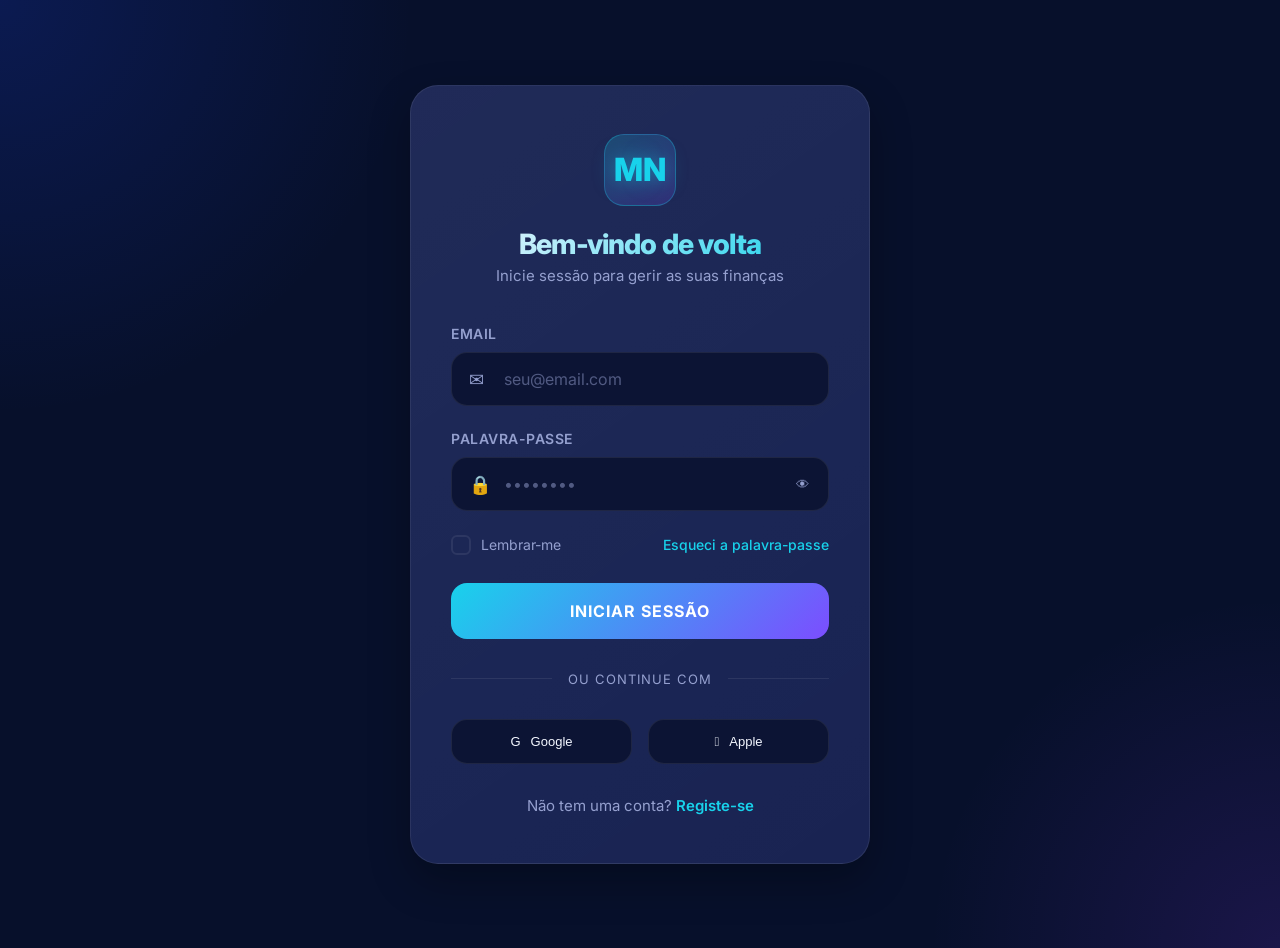
<file: MoneyNest/pages/login.html>
<!DOCTYPE html>
<html lang="pt-PT">

<head>
  <meta charset="UTF-8">
  <meta name="viewport" content="width=device-width, initial-scale=1.0">
  <meta name="theme-color" content="#07102b" />
  <title>MoneyNest - Iniciar Sessão</title>
  <link rel="manifest" href="../manifest.webmanifest" />
  <link href="https://fonts.googleapis.com/css2?family=Inter:wght@400;500;600;700;800&display=swap" rel="stylesheet">
  <link rel="stylesheet" href="../assets/css/main.css">
  <link rel="stylesheet" href="../assets/css/auth.css">
</head>

<body>
  <div class="auth-container">
    <div class="auth-wrapper">
      <div class="auth-card">
        <div class="auth-header">
          <div class="auth-logo">MN</div>
          <h1>Bem-vindo de volta</h1>
          <p>Inicie sessão para gerir as suas finanças</p>
        </div>

        <div id="message-container"></div>

        <form id="login-form">
          <div class="form-group">
            <label class="form-label">Email</label>
            <div class="input-wrapper">
              <span class="input-icon">✉</span>
              <input type="email" class="form-input with-icon" id="email" placeholder="seu@email.com" required>
            </div>
          </div>

          <div class="form-group">
            <label class="form-label">Palavra-passe</label>
            <div class="input-wrapper">
              <span class="input-icon">🔒</span>
              <input type="password" class="form-input with-icon" id="password" placeholder="••••••••" required>
              <button type="button" class="password-toggle" onclick="togglePassword('password', this)">
                <span>👁</span>
              </button>
            </div>
          </div>

          <div class="form-options">
            <label class="remember-me">
              <input type="checkbox" id="remember">
              <div class="checkbox-custom"></div>
              <span>Lembrar-me</span>
            </label>
            <a href="#" class="forgot-link">Esqueci a palavra-passe</a>
          </div>

          <button type="submit" class="btn-auth" id="login-btn">Iniciar Sessão</button>
        </form>

        <div class="divider">
          <span>ou continue com</span>
        </div>

        <div class="social-login">
          <button type="button" class="btn-social">
            <span>G</span>
            <span>Google</span>
          </button>
          <button type="button" class="btn-social">
            <span></span>
            <span>Apple</span>
          </button>
        </div>

        <div class="auth-footer">
          <p>Não tem uma conta? <a href="register.html">Registe-se</a></p>
        </div>
      </div>
    </div>
  </div>

  <script src="../assets/js/auth.js"></script>
  <script src="../assets/js/pwa.js"></script>
</body>

</html>
</file>
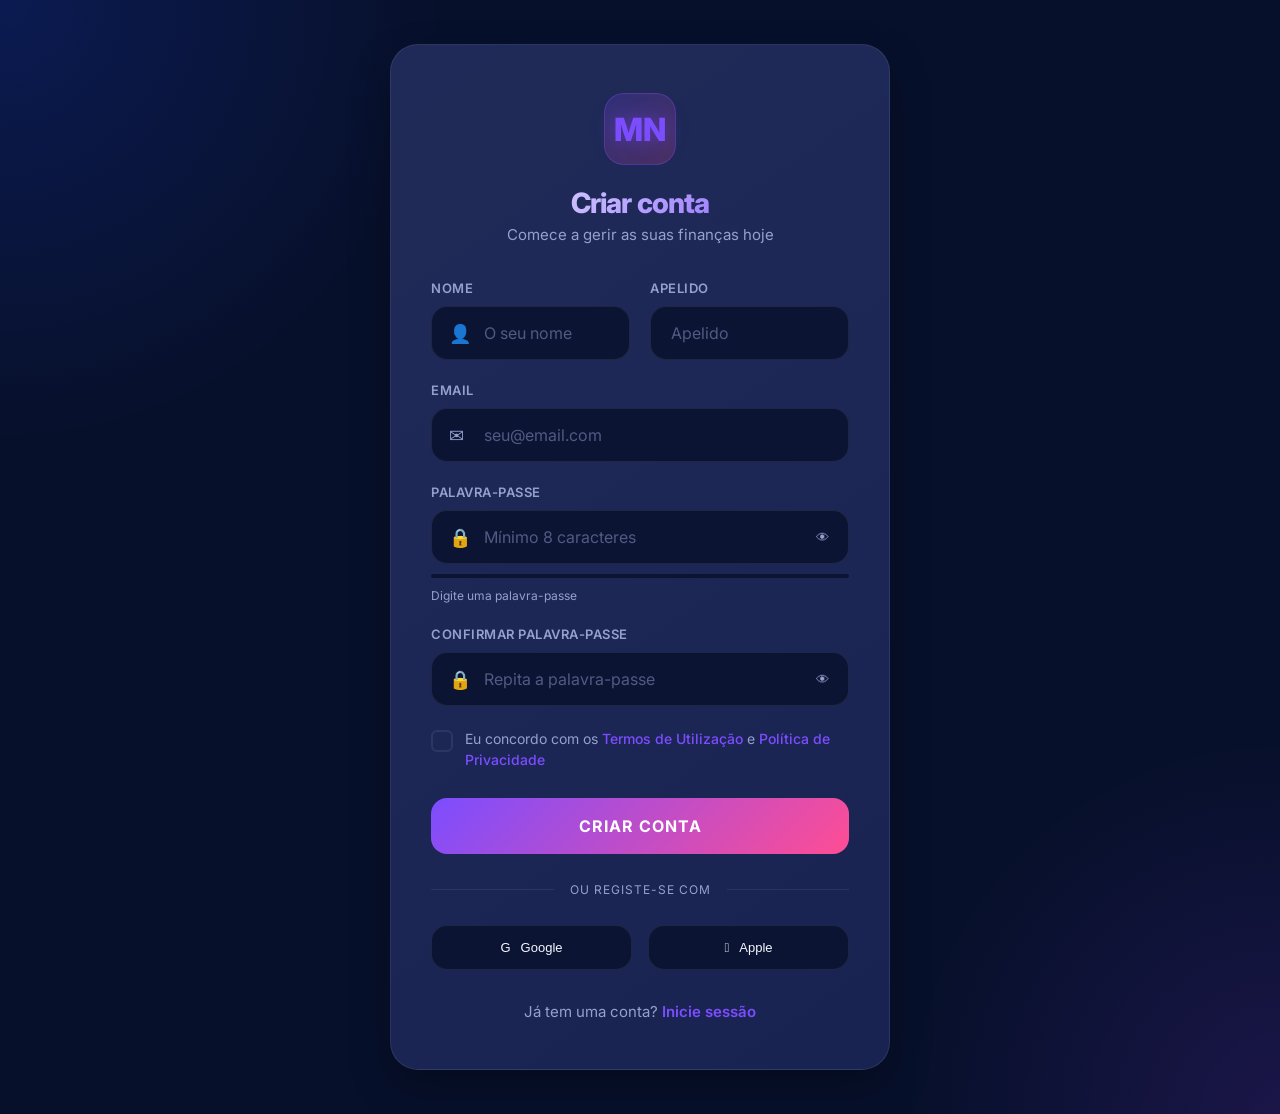
<file: MoneyNest/pages/register.html>
<!DOCTYPE html>
<html lang="pt-PT">

<head>
  <meta charset="UTF-8">
  <meta name="viewport" content="width=device-width, initial-scale=1.0">
  <meta name="theme-color" content="#07102b" />
  <title>MoneyNest - Registo</title>
  <link rel="manifest" href="../manifest.webmanifest" />
  <link href="https://fonts.googleapis.com/css2?family=Inter:wght@400;500;600;700;800&display=swap" rel="stylesheet">
  <link rel="stylesheet" href="../assets/css/main.css">
  <link rel="stylesheet" href="../assets/css/auth.css">
</head>

<body>
  <div class="auth-container">
    <div class="auth-wrapper register">
      <div class="auth-card">
        <div class="auth-header register-header">
          <div class="auth-logo register-logo">MN</div>
          <h1>Criar conta</h1>
          <p>Comece a gerir as suas finanças hoje</p>
        </div>

        <div id="message-container"></div>

        <form id="register-form" class="register-form">
          <div class="form-row">
            <div class="form-group register-group">
              <label class="form-label small">Nome</label>
              <div class="input-wrapper">
                <span class="input-icon">👤</span>
                <input type="text" class="form-input with-icon register-input" id="firstName" placeholder="O seu nome"
                  required>
              </div>
            </div>
            <div class="form-group register-group">
              <label class="form-label small">Apelido</label>
              <div class="input-wrapper">
                <input type="text" class="form-input register-input" id="lastName" placeholder="Apelido" required>
              </div>
            </div>
          </div>

          <div class="form-group register-group">
            <label class="form-label small">Email</label>
            <div class="input-wrapper">
              <span class="input-icon">✉</span>
              <input type="email" class="form-input with-icon register-input" id="email" placeholder="seu@email.com"
                required>
            </div>
          </div>

          <div class="form-group register-group">
            <label class="form-label small">Palavra-passe</label>
            <div class="input-wrapper">
              <span class="input-icon">🔒</span>
              <input type="password" class="form-input with-icon register-input" id="password"
                placeholder="Mínimo 8 caracteres" required minlength="8">
              <button type="button" class="password-toggle" onclick="togglePassword('password', this)">
                <span>👁</span>
              </button>
            </div>
            <div class="password-strength">
              <div class="strength-bar">
                <div class="strength-fill" id="strengthFill"></div>
              </div>
              <span class="strength-text" id="strengthText">Digite uma palavra-passe</span>
            </div>
          </div>

          <div class="form-group register-group">
            <label class="form-label small">Confirmar Palavra-passe</label>
            <div class="input-wrapper">
              <span class="input-icon">🔒</span>
              <input type="password" class="form-input with-icon register-input" id="confirmPassword"
                placeholder="Repita a palavra-passe" required>
              <button type="button" class="password-toggle" onclick="togglePassword('confirmPassword', this)">
                <span>👁</span>
              </button>
            </div>
          </div>

          <label class="terms-checkbox">
            <input type="checkbox" id="terms" required>
            <div class="checkbox-custom"></div>
            <span>Eu concordo com os <a href="#">Termos de Utilização</a> e <a href="#">Política de
                Privacidade</a></span>
          </label>

          <button type="submit" class="btn-auth register-btn" id="register-btn">Criar Conta</button>
        </form>

        <div class="divider register-divider">
          <span>ou registe-se com</span>
        </div>

        <div class="social-login">
          <button type="button" class="btn-social">
            <span>G</span>
            <span>Google</span>
          </button>
          <button type="button" class="btn-social">
            <span></span>
            <span>Apple</span>
          </button>
        </div>

        <div class="auth-footer register-footer">
          <p>Já tem uma conta? <a href="login.html">Inicie sessão</a></p>
        </div>
      </div>
    </div>
  </div>

  <script src="../assets/js/auth.js"></script>
  <script src="../assets/js/pwa.js"></script>
</body>

</html>
</file>
<file: MoneyNest/assets/css/main.css>
:root {
  --bg: #07102b;
  --sidebar: #101a43;
  --panel: #141f4f;
  --panel-soft: #19265c;
  --panel-dark: #0c1434;
  --text: #f4f7ff;
  --muted: #95a0cf;
  --cyan: #18d2eb;
  --purple: #7c4dff;
  --pink: #ff4d94;
  --orange: #ff8a2a;
  --green: #23e0a1;
  --red: #ff5b72;
  --line: rgba(255, 255, 255, .08);
  --shadow: 0 18px 40px rgba(0, 0, 0, .28);
  --radius-xl: 28px;
  --radius-lg: 22px;
  --radius-md: 16px;
}

[data-theme="light"] {
  --bg: #f0f2f8;
  --sidebar: #e4e7f2;
  --panel: #ffffff;
  --panel-soft: #f5f7fc;
  --panel-dark: #e8ecf4;
  --text: #1a1f36;
  --muted: #6b7394;
  --line: rgba(0, 0, 0, .08);
  --shadow: 0 18px 40px rgba(0, 0, 0, .08);
}

* {
  box-sizing: border-box;
  margin: 0;
  padding: 0;
}

a {
  text-decoration: none;
}

body {
  font-family: 'Inter', sans-serif;
  background:
    radial-gradient(circle at top left, rgba(30, 74, 255, .18), transparent 26%),
    radial-gradient(circle at bottom right, rgba(145, 58, 255, .14), transparent 22%),
    var(--bg);
  color: var(--text);
  min-height: 100vh;
  padding: 24px;
}

.app {
  max-width: 1480px;
  margin: 0 auto;
  display: grid;
  grid-template-columns: 110px 1fr;
  gap: 24px;
}

.sidebar {
  background: linear-gradient(180deg, rgba(255, 255, 255, .03), rgba(255, 255, 255, .01)), var(--sidebar);
  border: 1px solid var(--line);
  border-radius: 30px;
  padding: 22px 14px;
  display: flex;
  flex-direction: column;
  align-items: center;
  min-height: calc(100vh - 48px);
  box-shadow: var(--shadow);
}

.logo {
  width: 58px;
  height: 58px;
  border-radius: 18px;
  background: linear-gradient(145deg, rgba(255, 255, 255, .08), rgba(255, 255, 255, .02));
  border: 1px solid rgba(255, 255, 255, .08);
  display: grid;
  place-items: center;
  margin-bottom: 14px;
  font-size: 28px;
  font-weight: 800;
  letter-spacing: 1px;
}

.brand {
  text-align: center;
  line-height: 1.2;
  font-weight: 700;
  color: #ffffff;
  margin-bottom: 28px;
  font-size: 15px;
}

.months {
  list-style: none;
  width: 100%;
  display: flex;
  flex-direction: column;
  gap: 10px;
  margin-top: 10px;
}

.months li {
  text-align: center;
  padding: 10px 0;
  color: var(--muted);
  font-weight: 600;
  border-radius: 12px;
  transition: .2s ease;
  cursor: pointer;
}

.months li.active,
.months li:hover {
  color: #fff;
  background: rgba(255, 255, 255, .05);
}

.months li.active {
  position: relative;
}

.months li.active::before {
  content: '';
  position: absolute;
  left: 10px;
  top: 50%;
  transform: translateY(-50%);
  width: 5px;
  height: 18px;
  border-radius: 999px;
  background: linear-gradient(180deg, #ffd166, #ff9f1c);
}

.sidebar-footer {
  margin-top: auto;
  width: 100%;
  aspect-ratio: 1;
  border-radius: 16px;
  background: linear-gradient(180deg, rgba(255, 255, 255, .06), rgba(255, 255, 255, .02));
  display: flex;
  align-items: center;
  justify-content: center;
}

.sidebar-links {
  width: 100%;
  height: 100%;
  display: flex;
  flex-direction: column;
  align-items: center;
  justify-content: center;
  gap: 8px;
  padding: 8px;
}

.sidebar-link {
  font-size: 11px;
  font-weight: 700;
  letter-spacing: 0.02em;
  color: var(--muted);
  border: 1px solid var(--line);
  border-radius: 999px;
  padding: 4px 10px;
  transition: all .2s ease;
}

.sidebar-link:hover {
  color: var(--cyan);
  border-color: var(--cyan);
  background: rgba(24, 210, 235, 0.08);
}

.settings-icon {
  color: var(--muted);
  font-size: 22px;
  text-decoration: none;
  transition: all .3s ease;
}

.settings-icon:hover {
  color: var(--cyan);
  transform: rotate(90deg);
}

.main {
  display: flex;
  flex-direction: column;
  gap: 18px;
}

.topbar {
  display: grid;
  grid-template-columns: 1.2fr 1.1fr 1fr minmax(300px, auto);
  gap: 18px;
  align-items: center;
}

.title-block {
  padding: 6px 10px 6px 16px;
}

.eyebrow {
  color: var(--muted);
  font-size: 15px;
  font-weight: 600;
  margin-bottom: 8px;
}

h1 {
  font-size: 46px;
  line-height: 1;
  margin-bottom: 8px;
  letter-spacing: -.03em;
}

.balance {
  color: var(--cyan);
  font-size: 44px;
  font-weight: 800;
  letter-spacing: -.03em;
}

.tabs,
.date-box,
.profile {
  background: linear-gradient(180deg, rgba(255, 255, 255, .035), rgba(255, 255, 255, .01));
  border: 1px solid var(--line);
  border-radius: 20px;
  min-height: 84px;
  display: flex;
  align-items: center;
  box-shadow: var(--shadow);
}

.tabs {
  padding: 10px;
  gap: 10px;
}

.tab {
  flex: 1;
  border: 0;
  background: transparent;
  color: var(--muted);
  padding: 16px 18px;
  border-radius: 16px;
  font: inherit;
  font-weight: 700;
  cursor: pointer;
}

.tab.active {
  color: #fff;
  background: rgba(255, 255, 255, .05);
  box-shadow: inset 0 -2px 0 #f5a524;
}

.date-box {
  justify-content: center;
  font-weight: 700;
  color: #f3f6ff;
  padding: 0 24px;
  text-align: center;
  line-height: 1.35;
}

.profile {
  padding: 14px 18px;
  justify-content: space-between;
  gap: 14px;
  min-width: 300px;
}

.profile-meta {
  flex: 1;
  min-width: 0;
}

.profile-meta>div {
  font-size: 15px;
  font-weight: 800;
  line-height: 1.3;
}

.profile-meta small {
  display: block;
  color: var(--muted);
  font-size: 14px;
  margin-top: 3px;
  line-height: 1.35;
}

.avatar {
  width: 56px;
  height: 56px;
  border-radius: 50%;
  background: linear-gradient(135deg, #25d0ff, #7c4dff 65%, #ff9d43);
  border: 2px solid rgba(255, 255, 255, .16);
  flex-shrink: 0;
}

.grid {
  display: grid;
  grid-template-columns: 1.25fr 1fr 1fr 1.45fr;
  gap: 18px;
}

.card {
  background: linear-gradient(180deg, rgba(255, 255, 255, .035), rgba(255, 255, 255, .012));
  border: 1px solid var(--line);
  border-radius: var(--radius-lg);
  padding: 22px;
  box-shadow: var(--shadow);
  position: relative;
  overflow: hidden;
}

.card h3 {
  font-size: 15px;
  color: #f4f6ff;
  margin-bottom: 12px;
  font-weight: 700;
  white-space: normal;
  word-break: break-word;
}

.hero {
  background: linear-gradient(135deg, #ff7b19, #ff4e6d 70%, #ff3d95);
  min-height: 150px;
}

.hero .metric {
  font-size: 18px;
  font-weight: 600;
  opacity: .95;
  margin-bottom: 10px;
}

.hero .value {
  font-size: 42px;
  font-weight: 800;
  letter-spacing: -.03em;
}

.mini-value {
  font-size: 36px;
  font-weight: 800;
  margin-bottom: 14px;
  letter-spacing: -.03em;
}

.sparkline {
  width: 100%;
  height: 72px;
}

.income-bars {
  display: grid;
  grid-template-columns: repeat(4, minmax(0, 1fr));
  gap: 14px;
  align-items: end;
  min-height: 170px;
  margin-top: 8px;
}

.bar-col {
  display: flex;
  flex-direction: column;
  justify-content: flex-end;
  text-align: center;
  gap: 8px;
  min-width: 0;
}

.bar-label {
  display: block;
  width: 100%;
  max-width: 100%;
  white-space: normal;
  overflow-wrap: anywhere;
  word-break: break-word;
  line-height: 1.3;
  min-width: 0;
  color: var(--muted);
  font-size: 13px;
  font-weight: 600;
  margin-top: 10px;
}

.bar-value {
  color: #fff;
  font-size: 13px;
  font-weight: 700;
  margin-bottom: 8px;
}

.bar {
  width: 100%;
  border-radius: 12px 12px 6px 6px;
  background: linear-gradient(180deg, #fff, rgba(255, 255, 255, .75));
  min-height: 10px;
  position: relative;
}

.bar.pink {
  background: linear-gradient(180deg, #ff5e9f, #ff3c81);
}

.bar.cyan {
  background: linear-gradient(180deg, #86eeff, #44d4ef);
}

.bar.green {
  background: linear-gradient(180deg, #51f3c7, #17d69d);
}

.list {
  display: flex;
  flex-direction: column;
  gap: 18px;
  margin-top: 12px;
}

.list-item {
  display: flex;
  align-items: center;
  gap: 14px;
}

.icon-box {
  width: 48px;
  height: 48px;
  border-radius: 14px;
  display: grid;
  place-items: center;
  font-size: 20px;
  color: #fff;
  font-weight: 700;
}

.icon-purple {
  background: linear-gradient(135deg, #8d5bff, #6236ff);
}

.icon-pink {
  background: linear-gradient(135deg, #ff51a9, #ff2f72);
}

.icon-orange {
  background: linear-gradient(135deg, #ff962e, #ff6c15);
}

.item-meta {
  display: flex;
  flex-direction: column;
  gap: 5px;
}

.item-name {
  font-weight: 700;
  font-size: 15px;
}

.item-amount {
  color: #fff;
  font-size: 17px;
  font-weight: 800;
}

.progress-card {
  display: flex;
  flex-direction: column;
  justify-content: center;
  min-height: 150px;
}

.progress-row {
  display: flex;
  align-items: end;
  justify-content: space-between;
  margin-bottom: 18px;
  gap: 12px;
  flex-wrap: wrap;
}

.percent {
  font-size: 36px;
  font-weight: 800;
  color: var(--cyan);
}

.progress-text {
  color: var(--muted);
  font-weight: 600;
  margin-top: 4px;
}

.progress-total {
  font-weight: 800;
  font-size: 24px;
}

.track {
  height: 14px;
  background: rgba(8, 11, 30, .8);
  border-radius: 999px;
  overflow: hidden;
}

.fill {
  height: 100%;
  width: 0%;
  background: linear-gradient(90deg, #7a39ff, #7f5cff, #8c4dff);
  border-radius: inherit;
  transition: width 0.5s ease;
}

.goal-setting {
  display: flex;
  align-items: center;
  gap: 12px;
  margin-top: 16px;
  padding-top: 16px;
  border-top: 1px solid var(--line);
  flex-wrap: wrap;
}

.goal-label {
  font-weight: 600;
  color: var(--muted);
  font-size: 14px;
}

.goal-input-wrapper {
  display: flex;
  align-items: center;
  gap: 8px;
  background: var(--panel-dark);
  border: 1px solid var(--line);
  border-radius: 10px;
  padding: 8px 14px;
  flex: 1;
  min-width: 150px;
  max-width: 200px;
}

.goal-input-wrapper .currency-symbol {
  color: var(--muted);
  font-weight: 600;
}

.goal-input {
  background: transparent;
  border: none;
  color: var(--text);
  font-family: 'Inter', sans-serif;
  font-size: 16px;
  font-weight: 700;
  width: 100%;
  outline: none;
}

.goal-input::placeholder {
  color: var(--muted);
  font-weight: 400;
}

.goal-input::-webkit-outer-spin-button,
.goal-input::-webkit-inner-spin-button {
  -webkit-appearance: none;
  margin: 0;
}

.goal-input[type=number] {
  -moz-appearance: textfield;
}

.btn-set-goal {
  padding: 10px 20px;
  background: linear-gradient(135deg, var(--cyan), var(--purple));
  border: none;
  border-radius: 10px;
  color: #fff;
  font-size: 14px;
  font-weight: 700;
  cursor: pointer;
  transition: all .3s ease;
}

.btn-set-goal:hover {
  transform: translateY(-2px);
  box-shadow: 0 6px 20px rgba(24, 210, 235, 0.3);
}

.notification {
  background: rgba(5, 11, 34, .7);
  border-radius: 16px;
  padding: 16px 18px;
  border-left: 6px solid var(--orange);
  font-size: 18px;
  font-weight: 700;
  line-height: 1.35;
  margin-top: 8px;
  word-break: break-word;
}

.notification-item {
  background: rgba(5, 11, 34, .5);
  border-radius: 12px;
  padding: 12px;
  margin-bottom: 8px;
}

.notification-item.unread {
  border-left: 4px solid var(--cyan);
  background: rgba(24, 210, 235, .1);
}

.notification-item p {
  font-size: 14px;
  font-weight: 400;
  margin: 4px 0;
  color: var(--text-muted);
}

.notification-item small {
  font-size: 12px;
  color: var(--muted);
}

.notification-badge {
  position: absolute;
  top: 20px;
  right: 20px;
  font-size: 28px;
}

.wide {
  grid-column: span 2;
  min-height: 300px;
}

.chart-wrap {
  margin-top: 14px;
  background: linear-gradient(180deg, rgba(255, 255, 255, .02), rgba(255, 255, 255, .005));
  border: 1px solid rgba(255, 255, 255, .05);
  border-radius: 18px;
  padding: 16px;
}

.bar-chart-container {
  position: relative;
  height: 220px;
  width: 100%;
}

.bar-chart-container canvas {
  width: 100% !important;
  height: 100% !important;
}

.donut-container {
  width: 180px;
  height: 180px;
  margin: 0 auto;
  position: relative;
}

.donut-container canvas {
  width: 100% !important;
  height: 100% !important;
}

.chart-header {
  display: flex;
  justify-content: space-between;
  align-items: center;
  margin-bottom: 10px;
  gap: 12px;
  flex-wrap: wrap;
}

.legend {
  display: flex;
  gap: 18px;
  color: var(--muted);
  font-size: 13px;
  font-weight: 700;
}

.legend span::before {
  content: '';
  display: inline-block;
  width: 10px;
  height: 10px;
  border-radius: 50%;
  margin-right: 8px;
  vertical-align: middle;
}

.legend .expenses::before {
  background: var(--orange);
}

.legend .income::before {
  background: var(--green);
}

.assets-legend {
  display: flex;
  flex-wrap: wrap;
  gap: 16px;
  margin-bottom: 16px;
  padding: 10px 14px;
  background: rgba(255, 255, 255, 0.03);
  border-radius: 10px;
}

.legend-item {
  display: flex;
  align-items: center;
  gap: 6px;
  font-size: 13px;
  color: var(--text-muted);
}

.legend-color {
  width: 12px;
  height: 12px;
  border-radius: 3px;
  display: inline-block;
}

.legend-color.small {
  width: 10px;
  height: 10px;
}

.asset-label {
  display: flex;
  align-items: center;
  gap: 6px;
  margin-right: 8px;
}

.assets-layout {
  display: grid;
  grid-template-columns: 1.1fr 1fr;
  gap: 12px;
  align-items: center;
  min-height: 300px;
}

.asset-list {
  display: grid;
  grid-template-columns: 1fr 1fr;
  gap: 14px 24px;
}

.asset-list div {
  color: var(--muted);
  font-weight: 600;
  line-height: 1.45;
}

.asset-list strong {
  display: block;
  color: #fff;
  font-size: 15px;
  margin-top: 2px;
}

.expenses-card {
  padding: 24px;
}

.muted-link {
  color: var(--muted);
  font-size: 12px;
  margin-top: -4px;
  margin-bottom: 20px;
  display: inline-block;
}

.expenses-grid {
  display: flex;
  flex-direction: column;
  gap: 14px;
}

.expense-row {
  display: flex;
  align-items: center;
  gap: 14px;
  padding: 14px 16px;
  background: rgba(255, 255, 255, .03);
  border: 1px solid var(--line);
  border-radius: 14px;
  transition: all .2s ease;
}

.expense-row:hover {
  background: rgba(255, 255, 255, .06);
  border-color: rgba(255, 255, 255, .12);
}

.expense-icon {
  width: 44px;
  height: 44px;
  border-radius: 12px;
  background: linear-gradient(135deg, rgba(24, 210, 235, .15), rgba(124, 77, 255, .15));
  display: flex;
  align-items: center;
  justify-content: center;
  font-size: 20px;
  flex-shrink: 0;
}

.expense-details {
  flex: 1;
  display: flex;
  flex-direction: column;
  gap: 4px;
  min-width: 0;
}

.expense-name {
  font-weight: 600;
  font-size: 14px;
  white-space: nowrap;
  overflow: hidden;
  text-overflow: ellipsis;
}

.expense-category {
  font-size: 12px;
  color: var(--muted);
}

.expense-value {
  font-weight: 700;
  font-size: 15px;
  color: var(--red);
  flex-shrink: 0;
}

@media (max-width: 1440px) {
  .grid {
    grid-template-columns: repeat(3, 1fr);
  }

  .topbar {
    grid-template-columns: 1fr 1fr;
    gap: 14px;
  }
}

@media (max-width: 1280px) {
  .grid {
    grid-template-columns: repeat(2, 1fr);
  }

  .income-bars {
    grid-template-columns: repeat(2, minmax(0, 1fr));
  }

  .profile {
    grid-column: span 2;
    min-width: 0;
  }

  .wide {
    grid-column: span 2;
  }

  .topbar {
    grid-template-columns: 1fr 1fr;
  }
}

@media (max-width: 1024px) {
  .app {
    grid-template-columns: 1fr;
  }

  .sidebar {
    min-height: auto;
    flex-direction: row;
    flex-wrap: wrap;
    justify-content: center;
    padding: 12px;
    gap: 10px;
  }

  .logo,
  .brand {
    display: none;
  }

  .months {
    flex-direction: row;
    flex-wrap: wrap;
    justify-content: center;
    gap: 6px;
    margin-top: 0;
  }

  .months li {
    padding: 8px 12px;
    font-size: 13px;
  }

  .months li.active::before {
    display: none;
  }

  .sidebar-footer {
    display: none;
  }

  .income-bars {
    grid-template-columns: repeat(2, 1fr);
  }

  .topbar {
    grid-template-columns: 1fr;
    gap: 12px;
  }

  .grid {
    grid-template-columns: repeat(2, 1fr);
  }
}

@media (max-width: 768px) {
  body {
    padding: 12px;
  }

  .app {
    padding: 0;
  }

  .topbar,
  .grid,
  .assets-layout,
  .asset-list,
  .expenses-grid {
    grid-template-columns: 1fr;
  }

  .profile,
  .wide {
    grid-column: span 1;
    min-width: 0;
  }

  .tabs {
    flex-wrap: wrap;
    justify-content: center;
  }

  .date-box {
    white-space: normal;
    text-align: center;
  }

  h1 {
    font-size: 28px;
  }

  .balance {
    font-size: 28px;
  }

  .mini-value,
  .percent,
  .progress-total,
  .hero .value {
    font-size: 22px;
  }

  .metric {
    font-size: 14px;
  }

  .value {
    font-size: 26px;
  }

  .chart-wrap {
    overflow-x: auto;
  }

  .bar-chart-container {
    height: 180px;
    min-width: 400px;
  }

  .donut-container {
    width: 140px;
    height: 140px;
  }

  .assets-legend {
    flex-direction: column;
    gap: 8px;
  }

  .income-bars {
    grid-template-columns: 1fr;
  }

  .progress-card .progress-row {
    flex-direction: column;
    gap: 10px;
    text-align: left;
  }

  .progress-card .progress-row>div:first-child {
    text-align: left;
    align-items: flex-start;
  }

  .progress-total {
    text-align: left;
  }

  .goal-setting {
    flex-wrap: wrap;
    gap: 10px;
  }

  .hero {
    padding: 16px;
  }

  .list-item {
    padding: 10px 0;
  }

  .icon-box {
    width: 36px;
    height: 36px;
    font-size: 16px;
  }

  .item-name {
    font-size: 13px;
  }

  .item-amount {
    font-size: 13px;
  }

  .bar-col {
    padding: 8px;
  }

  .sidebar {
    position: static;
    width: 100%;
    border-radius: 0 0 16px 16px;
    margin-bottom: 10px;
  }

  .income-bars,
  .expenses-grid {
    grid-template-columns: 1fr;
  }

  .expense-row {
    padding: 10px;
  }

  .expense-icon {
    font-size: 20px;
  }

  .auth-header {
    margin-left: 0;
    justify-content: center;
    width: 100%;
    text-align: center;
  }

  .user-profile {
    justify-content: space-between;
  }

  .btn-logout {
    margin-left: auto;
  }

  .income-bars {
    grid-template-columns: repeat(3, 1fr);
    gap: 8px;
  }

  .bar-col {
    min-height: 120px;
  }

  .bar-fill {
    width: 80%;
  }
}

@media (max-width: 480px) {
  body {
    padding: 8px;
  }

  .topbar {
    padding: 12px;
  }

  h1 {
    font-size: 22px;
  }

  .balance {
    font-size: 22px;
  }

  .mini-value,
  .hero .value {
    font-size: 18px;
  }

  .card {
    padding: 14px;
  }

  .tabs {
    width: 100%;
  }

  .tab {
    flex: 1;
    padding: 10px;
    font-size: 13px;
  }

  .months {
    gap: 2px;
  }

  .months li {
    padding: 4px 6px;
    font-size: 11px;
  }

  .progress-card .progress-row {
    flex-direction: column;
    align-items: flex-start;
    text-align: left;
  }

  .progress-card .progress-row>div:first-child {
    text-align: left;
    align-items: flex-start;
  }

  .percent,
  .progress-card h3 {
    text-align: left;
  }

  .income-bars {
    grid-template-columns: repeat(3, 1fr);
    gap: 8px;
  }

  .bar-col {
    min-height: 120px;
  }

  .bar-fill {
    width: 80%;
  }
}

h1 {
  font-size: 22px;
}

.balance {
  font-size: 22px;
}

.mini-value,
.hero .value {
  font-size: 18px;
}

.card {
  padding: 14px;
}

.tabs {
  width: 100%;
}

.tab {
  flex: 1;
  padding: 10px;
  font-size: 13px;
}

.months {
  gap: 2px;
}

.months li {
  padding: 6px 8px;
  font-size: 11px;
}

.btn-auth-outline,
.btn-auth-primary {
  padding: 8px 14px;
  font-size: 12px;
}

.asset-list {
  gap: 10px;
}

.asset-list div {
  font-size: 12px;
}

.progress-card .progress-row>div:first-child {
  font-size: 20px;
}

.progress-text {
  font-size: 11px;
}
}

.auth-header {
  display: flex;
  align-items: center;
  gap: 12px;
  margin-left: auto;
}

.btn-auth-outline {
  padding: 10px 20px;
  border: 2px solid var(--line);
  border-radius: 12px;
  color: var(--muted);
  font-size: 14px;
  font-weight: 600;
  font-family: 'Inter', sans-serif;
  background: transparent;
  cursor: pointer;
  transition: all .3s ease;
}

.btn-auth-outline:hover {
  border-color: var(--cyan);
  color: var(--cyan);
  background: rgba(24, 210, 235, .1);
}

.btn-auth-primary {
  padding: 10px 24px;
  border: none;
  border-radius: 12px;
  color: #fff;
  font-size: 14px;
  font-weight: 700;
  font-family: 'Inter', sans-serif;
  background: linear-gradient(135deg, var(--cyan), var(--purple));
  cursor: pointer;
  transition: all .3s ease;
}

.btn-auth-primary:hover {
  transform: translateY(-2px);
  box-shadow: 0 8px 24px rgba(24, 210, 235, .3);
}

.user-profile {
  display: flex;
  align-items: center;
  justify-content: space-between;
  gap: 16px;
  padding: 8px 16px;
  background: linear-gradient(135deg, rgba(24, 210, 235, .1), rgba(124, 77, 255, .1));
  border: 1px solid var(--line);
  border-radius: 16px;
  width: 100%;
}

.user-info {
  display: flex;
  flex-direction: column;
}

.user-name {
  font-size: 15px;
  font-weight: 700;
  color: var(--text);
  letter-spacing: 0.5px;
}

.user-email {
  font-size: 12px;
  color: var(--muted);
}

.user-avatar {
  width: 48px;
  height: 48px;
  border-radius: 14px;
  background: linear-gradient(135deg, var(--cyan), var(--purple));
  display: flex;
  align-items: center;
  justify-content: center;
  font-size: 20px;
  font-weight: 800;
  color: #fff;
  box-shadow: 0 4px 12px rgba(24, 210, 235, .3);
  text-decoration: none;
}

a.user-avatar {
  cursor: pointer;
  transition: transform 0.2s, box-shadow 0.2s;
}

a.user-avatar:hover {
  transform: scale(1.05);
  box-shadow: 0 6px 16px rgba(24, 210, 235, .4);
}

.btn-logout {
  padding: 10px 20px;
  border: none;
  border-radius: 10px;
  color: var(--muted);
  font-size: 13px;
  font-weight: 600;
  font-family: 'Inter', sans-serif;
  background: rgba(255, 255, 255, .05);
  cursor: pointer;
  transition: all .3s ease;
}

.btn-logout:hover {
  background: rgba(255, 91, 114, .2);
  color: var(--red);
}

/* ================================================
   REPORTS VIEW
   ================================================ */

.reports-view {
  padding: 0 20px;
}

.reports-header {
  display: flex;
  justify-content: space-between;
  align-items: center;
  margin-bottom: 24px;
}

.reports-header h2 {
  font-size: 28px;
  font-weight: 800;
}

.btn-add-record {
  display: flex;
  align-items: center;
  gap: 8px;
  padding: 12px 24px;
  background: linear-gradient(135deg, var(--cyan), var(--purple));
  border: none;
  border-radius: 12px;
  color: #fff;
  font-size: 15px;
  font-weight: 700;
  cursor: pointer;
  transition: all .3s ease;
}

.btn-add-record span {
  font-size: 18px;
  font-weight: 700;
}

.btn-add-record:hover {
  transform: translateY(-2px);
  box-shadow: 0 8px 24px rgba(24, 210, 235, 0.3);
}

.records-summary {
  display: grid;
  grid-template-columns: repeat(3, 1fr);
  gap: 20px;
  margin-bottom: 30px;
}

.summary-card {
  display: flex;
  align-items: center;
  gap: 16px;
  padding: 24px;
  background: var(--panel);
  border: 1px solid var(--line);
  border-radius: var(--radius-lg);
}

.summary-icon {
  font-size: 32px;
  width: 56px;
  height: 56px;
  display: flex;
  align-items: center;
  justify-content: center;
  background: rgba(255, 255, 255, .05);
  border-radius: 14px;
}

.summary-info {
  display: flex;
  flex-direction: column;
  gap: 4px;
}

.summary-label {
  font-size: 13px;
  color: var(--muted);
  font-weight: 600;
}

.summary-value {
  font-size: 24px;
  font-weight: 800;
}

.summary-card.income .summary-value {
  color: var(--green);
}

.summary-card.expense .summary-value {
  color: var(--red);
}

.summary-card.balance .summary-value {
  color: var(--cyan);
}

.records-section {
  background: var(--panel);
  border: 1px solid var(--line);
  border-radius: var(--radius-lg);
  padding: 24px;
}

.records-filters {
  display: flex;
  gap: 12px;
  margin-bottom: 20px;
  padding-bottom: 20px;
  border-bottom: 1px solid var(--line);
}

.filter-btn {
  padding: 10px 20px;
  background: var(--panel-dark);
  border: 1px solid var(--line);
  border-radius: 10px;
  color: var(--muted);
  font-size: 14px;
  font-weight: 600;
  cursor: pointer;
  transition: all .3s ease;
}

.filter-btn:hover {
  border-color: var(--cyan);
  color: var(--text);
}

.filter-btn.active {
  background: linear-gradient(135deg, var(--cyan), var(--purple));
  border-color: transparent;
  color: #fff;
}

.records-list {
  display: flex;
  flex-direction: column;
  gap: 12px;
}

.no-records {
  text-align: center;
  padding: 60px 20px;
  color: var(--muted);
}

.no-records p {
  margin-bottom: 8px;
}

.record-item {
  display: flex;
  align-items: center;
  justify-content: space-between;
  padding: 16px;
  background: var(--panel-dark);
  border: 1px solid var(--line);
  border-radius: 12px;
  transition: all .3s ease;
}

.record-item:hover {
  border-color: var(--cyan);
}

.record-item.income {
  border-left: 4px solid var(--green);
}

.record-item.expense {
  border-left: 4px solid var(--red);
}

.record-info {
  display: flex;
  flex-direction: column;
  gap: 4px;
}

.record-description {
  font-weight: 600;
  font-size: 15px;
}

.record-meta {
  display: flex;
  gap: 12px;
  font-size: 13px;
  color: var(--muted);
}

.record-category {
  padding: 4px 10px;
  background: rgba(255, 255, 255, .05);
  border-radius: 6px;
}

.record-value {
  font-size: 18px;
  font-weight: 700;
}

.record-item.income .record-value {
  color: var(--green);
}

.record-item.expense .record-value {
  color: var(--red);
}

.record-actions {
  display: flex;
  gap: 8px;
}

.record-delete {
  padding: 8px;
  background: transparent;
  border: none;
  color: var(--muted);
  cursor: pointer;
  border-radius: 8px;
  transition: all .3s ease;
}

.record-delete:hover {
  background: rgba(255, 91, 114, .2);
  color: var(--red);
}

.record-edit {
  padding: 8px;
  background: transparent;
  border: none;
  color: var(--muted);
  cursor: pointer;
  border-radius: 8px;
  transition: all .3s ease;
}

.record-edit:hover {
  background: rgba(24, 210, 235, .2);
  color: var(--cyan);
}

/* ================================================
   RECORD MODAL
   ================================================ */

.modal-overlay {
  display: none;
  position: fixed;
  top: 0;
  left: 0;
  width: 100%;
  height: 100%;
  background: rgba(0, 0, 0, .7);
  backdrop-filter: blur(4px);
  z-index: 1000;
  justify-content: center;
  align-items: center;
}

.modal-overlay.active {
  display: flex;
}

.modal-content {
  background: var(--panel);
  border: 1px solid var(--line);
  border-radius: var(--radius-lg);
  width: 100%;
  max-width: 440px;
  padding: 28px;
  animation: modalSlideIn .3s ease;
}

@keyframes modalSlideIn {
  from {
    opacity: 0;
    transform: translateY(-20px);
  }

  to {
    opacity: 1;
    transform: translateY(0);
  }
}

.modal-header {
  display: flex;
  justify-content: space-between;
  align-items: center;
  margin-bottom: 24px;
}

.modal-header h2 {
  font-size: 20px;
  font-weight: 700;
}

.modal-close {
  background: none;
  border: none;
  color: var(--muted);
  font-size: 24px;
  cursor: pointer;
  transition: color .3s ease;
}

.modal-close:hover {
  color: var(--text);
}

.record-type-selector {
  display: flex;
  gap: 12px;
  margin-bottom: 20px;
}

.type-btn {
  flex: 1;
  display: flex;
  align-items: center;
  justify-content: center;
  gap: 8px;
  padding: 14px;
  background: var(--panel-dark);
  border: 2px solid var(--line);
  border-radius: 12px;
  color: var(--muted);
  font-size: 14px;
  font-weight: 600;
  cursor: pointer;
  transition: all .3s ease;
}

.type-btn:hover {
  border-color: var(--cyan);
}

.type-btn.active {
  border-color: transparent;
  color: #fff;
}

.type-btn.active[data-type="income"] {
  background: linear-gradient(135deg, var(--green), var(--cyan));
}

.type-btn.active[data-type="expense"] {
  background: linear-gradient(135deg, var(--red), var(--orange));
}

.form-group {
  margin-bottom: 16px;
}

.form-label {
  display: block;
  font-size: 14px;
  font-weight: 600;
  margin-bottom: 8px;
  color: var(--text);
}

.input-wrapper {
  position: relative;
}

.input-icon {
  position: absolute;
  left: 14px;
  top: 50%;
  transform: translateY(-50%);
  color: var(--muted);
  font-size: 14px;
}

.form-input {
  width: 100%;
  padding: 14px 16px;
  background: var(--panel-dark);
  border: 1px solid var(--line);
  border-radius: 12px;
  color: var(--text);
  font-size: 15px;
  font-family: 'Inter', sans-serif;
}

.form-input.with-icon {
  padding-left: 44px;
}

.form-input:focus {
  outline: none;
  border-color: var(--cyan);
}

.form-input[type="number"]::-webkit-outer-spin-button,
.form-input[type="number"]::-webkit-inner-spin-button {
  -webkit-appearance: none;
}

.modal-footer {
  display: flex;
  gap: 12px;
  margin-top: 24px;
}

.btn-cancel {
  flex: 1;
  padding: 14px;
  background: var(--panel-dark);
  border: 1px solid var(--line);
  border-radius: 12px;
  color: var(--muted);
  font-size: 14px;
  font-weight: 600;
  cursor: pointer;
  transition: all .3s ease;
}

.btn-cancel:hover {
  background: rgba(255, 91, 114, .1);
  border-color: var(--red);
  color: var(--red);
}

.btn-confirm {
  flex: 1;
  padding: 14px;
  background: linear-gradient(135deg, var(--cyan), var(--purple));
  border: none;
  border-radius: 12px;
  color: #fff;
  font-size: 14px;
  font-weight: 700;
  cursor: pointer;
  transition: all .3s ease;
}

.btn-confirm:hover {
  transform: translateY(-2px);
  box-shadow: 0 8px 24px rgba(24, 210, 235, .3);
}

.btn-outline {
  flex: 1;
  padding: 14px;
  background: transparent;
  border: 2px solid var(--line);
  border-radius: 12px;
  color: var(--text);
  font-size: 14px;
  font-weight: 700;
  cursor: pointer;
  transition: all .3s ease;
}

.btn-outline:hover {
  border-color: var(--cyan);
  color: var(--cyan);
}

select.form-input {
  cursor: pointer;
}

.custom-select {
  position: relative;
  width: 100%;
}

.custom-select-trigger {
  display: flex;
  align-items: center;
  justify-content: space-between;
  padding: 14px 16px;
  background: var(--panel-dark);
  border: 1px solid var(--line);
  border-radius: 12px;
  color: var(--text);
  font-size: 15px;
  cursor: pointer;
  transition: all 0.2s;
}

.custom-select-trigger:hover {
  border-color: var(--cyan);
}

.custom-select-arrow {
  font-size: 10px;
  color: var(--muted);
  transition: transform 0.2s;
}

.custom-select.open .custom-select-arrow {
  transform: rotate(180deg);
}

.custom-select-dropdown {
  position: absolute;
  top: 100%;
  left: 0;
  right: 0;
  background: var(--panel);
  border: 1px solid var(--line);
  border-radius: 12px;
  margin-top: 6px;
  overflow: hidden;
  z-index: 100;
  display: none;
  box-shadow: 0 10px 30px rgba(0, 0, 0, 0.3);
}

.custom-select.open .custom-select-dropdown {
  display: block;
}

.custom-select-option {
  padding: 14px 16px;
  font-size: 15px;
  cursor: pointer;
  transition: background 0.2s;
  display: flex;
  align-items: center;
  gap: 10px;
}

.custom-select-option:hover {
  background: rgba(255, 255, 255, 0.05);
}

.custom-select-option.selected {
  background: rgba(0, 210, 227, 0.1);
  color: var(--cyan);
}

@media (max-width: 768px) {
  select.form-input {
    font-size: 18px;
    padding: 14px 16px;
  }

  .form-input {
    font-size: 18px;
    padding: 14px 16px;
  }

  .form-label {
    font-size: 15px;
  }

  #recordModal .modal-content,
  #editModal .modal-content {
    padding: 20px;
    margin: 10px;
  }

  #recordModal .modal-header h2,
  #editModal .modal-header h2 {
    font-size: 20px;
  }
}

/* ================================================
   REPORTS RESPONSIVE
   ================================================ */

@media (max-width: 1024px) {
  .reports-view {
    padding: 0 16px;
  }

  .records-summary {
    grid-template-columns: repeat(2, 1fr);
  }

  .reports-header {
    flex-direction: column;
    align-items: flex-start;
    gap: 16px;
  }

  .btn-add-record {
    width: 100%;
    justify-content: center;
  }
}

@media (max-width: 768px) {
  .reports-view {
    padding: 0 12px;
  }

  .reports-header h2 {
    font-size: 22px;
  }

  .records-summary {
    grid-template-columns: 1fr;
    gap: 12px;
    margin-bottom: 20px;
  }

  .summary-card {
    padding: 16px;
    gap: 12px;
  }

  .summary-icon {
    width: 44px;
    height: 44px;
    font-size: 24px;
  }

  .summary-value {
    font-size: 20px;
  }

  .records-section {
    padding: 16px;
  }

  .records-filters {
    flex-wrap: wrap;
    gap: 8px;
    margin-bottom: 16px;
    padding-bottom: 16px;
  }

  .filter-btn {
    padding: 8px 14px;
    font-size: 12px;
    flex: 1;
    min-width: calc(33% - 8px);
    text-align: center;
  }

  .record-item {
    flex-direction: column;
    align-items: flex-start;
    gap: 12px;
    padding: 14px;
  }

  .record-info {
    width: 100%;
  }

  .record-description {
    font-size: 14px;
    word-break: break-word;
  }

  .record-meta {
    flex-wrap: wrap;
    gap: 8px;
  }

  .record-category {
    font-size: 11px;
    padding: 3px 8px;
  }

  .record-actions {
    width: 100%;
    display: flex;
    justify-content: space-between;
    align-items: center;
  }

  .record-value {
    font-size: 16px;
  }

  .record-edit,
  .record-delete {
    width: 36px;
    height: 36px;
    font-size: 14px;
  }

  .no-records {
    padding: 40px 16px;
  }
}

@media (max-width: 480px) {
  .reports-view {
    padding: 0 8px;
  }

  .reports-header h2 {
    font-size: 18px;
  }

  .btn-add-record {
    padding: 10px 18px;
    font-size: 13px;
  }

  .filter-btn {
    min-width: calc(50% - 4px);
    padding: 8px 10px;
    font-size: 11px;
  }

  .summary-label {
    font-size: 11px;
  }

  .summary-value {
    font-size: 18px;
  }

  .record-item {
    padding: 12px;
  }

  .record-description {
    font-size: 13px;
  }

  .record-value {
    font-size: 14px;
  }
}
</file>
<file: MoneyNest/assets/css/auth.css>
.auth-container {
  min-height: 100vh;
  display: flex;
  align-items: center;
  justify-content: center;
  padding: 20px;
}

.auth-wrapper {
  width: 100%;
  max-width: 460px;
}

.auth-wrapper.register {
  max-width: 500px;
}

.auth-card {
  background: linear-gradient(145deg, rgba(255,255,255,.05), rgba(255,255,255,.02)), var(--panel);
  border: 1px solid var(--line);
  border-radius: var(--radius-xl);
  padding: 48px 40px;
  box-shadow: var(--shadow);
}

.auth-header {
  text-align: center;
  margin-bottom: 40px;
}

.auth-header.register-header {
  margin-bottom: 36px;
}

.auth-logo {
  width: 72px;
  height: 72px;
  border-radius: 20px;
  background: linear-gradient(145deg, rgba(24,210,235,.2), rgba(124,77,255,.2));
  border: 1px solid rgba(24,210,235,.3);
  display: inline-flex;
  align-items: center;
  justify-content: center;
  margin-bottom: 24px;
  font-size: 32px;
  font-weight: 800;
  color: var(--cyan);
  text-shadow: 0 0 20px rgba(24,210,235,.5);
}

.auth-logo.register-logo {
  background: linear-gradient(145deg, rgba(124,77,255,.2), rgba(255,77,148,.2));
  border: 1px solid rgba(124,77,255,.3);
  color: var(--purple);
  text-shadow: 0 0 20px rgba(124,77,255,.5);
}

.auth-header h1 {
  font-size: 28px;
  font-weight: 800;
  margin-bottom: 8px;
  background: linear-gradient(135deg, var(--text), var(--cyan));
  -webkit-background-clip: text;
  -webkit-text-fill-color: transparent;
  background-clip: text;
}

.auth-header.register-header h1 {
  background: linear-gradient(135deg, var(--text), var(--purple));
  -webkit-background-clip: text;
  -webkit-text-fill-color: transparent;
  background-clip: text;
}

.auth-header p {
  color: var(--muted);
  font-size: 15px;
}

.form-row {
  display: grid;
  grid-template-columns: 1fr 1fr;
  gap: 20px;
}

.form-group {
  margin-bottom: 24px;
}

.form-group.register-group {
  margin-bottom: 22px;
}

.form-label {
  display: block;
  font-size: 14px;
  font-weight: 600;
  color: var(--muted);
  margin-bottom: 10px;
  text-transform: uppercase;
  letter-spacing: 0.5px;
}

.form-label.small {
  font-size: 13px;
}

.form-input {
  width: 100%;
  padding: 16px 20px;
  background: var(--panel-dark);
  border: 1px solid var(--line);
  border-radius: var(--radius-md);
  color: var(--text);
  font-size: 16px;
  font-family: 'Inter', sans-serif;
  transition: .3s ease;
}

.form-input:focus {
  outline: none;
  border-color: var(--cyan);
  box-shadow: 0 0 0 4px rgba(24,210,235,.15), 0 8px 24px rgba(0,0,0,.2);
}

.form-input.register-input:focus {
  border-color: var(--purple);
  box-shadow: 0 0 0 4px rgba(124,77,255,.15), 0 8px 24px rgba(0,0,0,.2);
}

.form-input::placeholder {
  color: rgba(149,160,207,.5);
}

.input-wrapper {
  position: relative;
}

.input-icon {
  position: absolute;
  left: 18px;
  top: 50%;
  transform: translateY(-50%);
  color: var(--muted);
  font-size: 18px;
  pointer-events: none;
}

.form-input.with-icon {
  padding-left: 52px;
}

.password-toggle {
  position: absolute;
  right: 16px;
  top: 50%;
  transform: translateY(-50%);
  background: none;
  border: none;
  color: var(--muted);
  cursor: pointer;
  padding: 4px;
  transition: .2s ease;
}

.password-toggle:hover {
  color: var(--cyan);
}

.register-form .password-toggle:hover {
  color: var(--purple);
}

.password-strength {
  margin-top: 10px;
}

.strength-bar {
  height: 4px;
  background: var(--panel-dark);
  border-radius: 2px;
  overflow: hidden;
  margin-bottom: 6px;
}

.strength-fill {
  height: 100%;
  width: 0%;
  border-radius: 2px;
  transition: .3s ease;
}

.strength-fill.weak { width: 25%; background: var(--red); }
.strength-fill.fair { width: 50%; background: var(--orange); }
.strength-fill.good { width: 75%; background: var(--green); }
.strength-fill.strong { width: 100%; background: var(--cyan); }

.strength-text {
  font-size: 12px;
  color: var(--muted);
}

.strength-text.weak { color: var(--red); }
.strength-text.fair { color: var(--orange); }
.strength-text.good { color: var(--green); }
.strength-text.strong { color: var(--cyan); }

.form-options {
  display: flex;
  justify-content: space-between;
  align-items: center;
  margin-bottom: 28px;
}

.remember-me {
  display: flex;
  align-items: center;
  gap: 10px;
  cursor: pointer;
}

.remember-me input[type="checkbox"] {
  display: none;
}

.checkbox-custom {
  width: 20px;
  height: 20px;
  border: 2px solid var(--line);
  border-radius: 6px;
  display: flex;
  align-items: center;
  justify-content: center;
  transition: .2s ease;
}

.remember-me:hover .checkbox-custom {
  border-color: var(--cyan);
}

.remember-me input:checked + .checkbox-custom {
  background: linear-gradient(135deg, var(--cyan), var(--purple));
  border-color: transparent;
}

.checkbox-custom::after {
  content: '✓';
  color: white;
  font-size: 12px;
  font-weight: 700;
  opacity: 0;
  transition: .2s ease;
}

.remember-me input:checked + .checkbox-custom::after {
  opacity: 1;
}

.remember-me span {
  font-size: 14px;
  color: var(--muted);
}

.forgot-link {
  font-size: 14px;
  color: var(--cyan);
  text-decoration: none;
  font-weight: 500;
  transition: .2s ease;
}

.forgot-link:hover {
  color: var(--purple);
  text-shadow: 0 0 12px rgba(124,77,255,.5);
}

.terms-checkbox {
  display: flex;
  align-items: flex-start;
  gap: 12px;
  margin-bottom: 28px;
  cursor: pointer;
}

.terms-checkbox input {
  display: none;
}

.terms-checkbox .checkbox-custom {
  width: 22px;
  height: 22px;
  min-width: 22px;
  border: 2px solid var(--line);
  border-radius: 6px;
  display: flex;
  align-items: center;
  justify-content: center;
  transition: .2s ease;
  margin-top: 2px;
}

.terms-checkbox:hover .checkbox-custom {
  border-color: var(--purple);
}

.terms-checkbox input:checked + .checkbox-custom {
  background: linear-gradient(135deg, var(--purple), var(--pink));
  border-color: transparent;
}

.terms-checkbox input:checked + .checkbox-custom::after {
  opacity: 1;
}

.terms-checkbox span {
  font-size: 14px;
  color: var(--muted);
  line-height: 1.5;
}

.terms-checkbox a {
  color: var(--purple);
  text-decoration: none;
  font-weight: 500;
}

.terms-checkbox a:hover {
  text-decoration: underline;
}

.btn-auth {
  width: 100%;
  padding: 18px 32px;
  background: linear-gradient(135deg, var(--cyan), var(--purple));
  border: none;
  border-radius: var(--radius-md);
  color: #fff;
  font-size: 16px;
  font-weight: 700;
  font-family: 'Inter', sans-serif;
  cursor: pointer;
  transition: .3s ease;
  text-transform: uppercase;
  letter-spacing: 1px;
  position: relative;
  overflow: hidden;
}

.btn-auth.register-btn {
  background: linear-gradient(135deg, var(--purple), var(--pink));
}

.btn-auth::before {
  content: '';
  position: absolute;
  top: 0;
  left: -100%;
  width: 100%;
  height: 100%;
  background: linear-gradient(90deg, transparent, rgba(255,255,255,.2), transparent);
  transition: .5s ease;
}

.btn-auth:hover {
  transform: translateY(-2px);
  box-shadow: 0 12px 32px rgba(24,210,235,.35);
}

.btn-auth.register-btn:hover {
  box-shadow: 0 12px 32px rgba(124,77,255,.35);
}

.btn-auth:hover::before {
  left: 100%;
}

.btn-auth:active {
  transform: translateY(0);
}

.btn-auth:disabled {
  opacity: 0.6;
  cursor: not-allowed;
  transform: none;
}

.divider {
  display: flex;
  align-items: center;
  margin: 32px 0;
  gap: 16px;
}

.divider::before,
.divider::after {
  content: '';
  flex: 1;
  height: 1px;
  background: var(--line);
}

.divider span {
  color: var(--muted);
  font-size: 13px;
  text-transform: uppercase;
  letter-spacing: 1px;
}

.divider.register-divider {
  margin: 28px 0;
}

.divider.register-divider span {
  font-size: 12px;
}

.social-login {
  display: flex;
  gap: 16px;
  margin-bottom: 32px;
}

.btn-social {
  flex: 1;
  padding: 14px 20px;
  background: var(--panel-dark);
  border: 1px solid var(--line);
  border-radius: var(--radius-md);
  color: var(--text);
  font-size: 20px;
  cursor: pointer;
  transition: .3s ease;
  display: flex;
  align-items: center;
  justify-content: center;
  gap: 10px;
}

.btn-social span {
  font-size: 13px;
  font-weight: 500;
}

.btn-social:hover {
  background: var(--panel-soft);
  border-color: var(--cyan);
  transform: translateY(-2px);
}

.register-form .btn-social:hover {
  border-color: var(--purple);
}

.auth-footer {
  text-align: center;
  margin-top: 32px;
}

.auth-footer.register-footer {
  margin-top: 28px;
}

.auth-footer p {
  color: var(--muted);
  font-size: 15px;
}

.auth-footer a {
  color: var(--cyan);
  text-decoration: none;
  font-weight: 600;
  transition: .2s ease;
}

.auth-footer.register-footer a {
  color: var(--purple);
}

.auth-footer a:hover {
  color: var(--purple);
  text-shadow: 0 0 12px rgba(124,77,255,.5);
}

.register-footer a:hover {
  color: var(--pink);
  text-shadow: 0 0 12px rgba(255,77,148,.5);
}

.message {
  border-radius: var(--radius-md);
  padding: 14px 18px;
  margin-bottom: 24px;
  display: flex;
  align-items: center;
  gap: 12px;
  font-size: 14px;
}

.message.error {
  background: rgba(255,91,114,.15);
  border: 1px solid rgba(255,91,114,.3);
  color: var(--red);
}

.message.success {
  background: rgba(35,224,161,.15);
  border: 1px solid rgba(35,224,161,.3);
  color: var(--green);
}

.loading {
  position: relative;
  pointer-events: none;
}

.loading::after {
  content: '';
  position: absolute;
  width: 24px;
  height: 24px;
  top: 50%;
  left: 50%;
  margin: -12px 0 0 -12px;
  border: 3px solid rgba(255,255,255,.3);
  border-top-color: white;
  border-radius: 50%;
  animation: spin .8s linear infinite;
}

@keyframes spin {
  to { transform: rotate(360deg); }
}

@media (max-width: 520px) {
  .auth-card {
    padding: 36px 24px;
  }
  
  .form-row {
    grid-template-columns: 1fr;
  }
  
  .auth-wrapper.register {
    max-width: 100%;
  }
}
</file>
